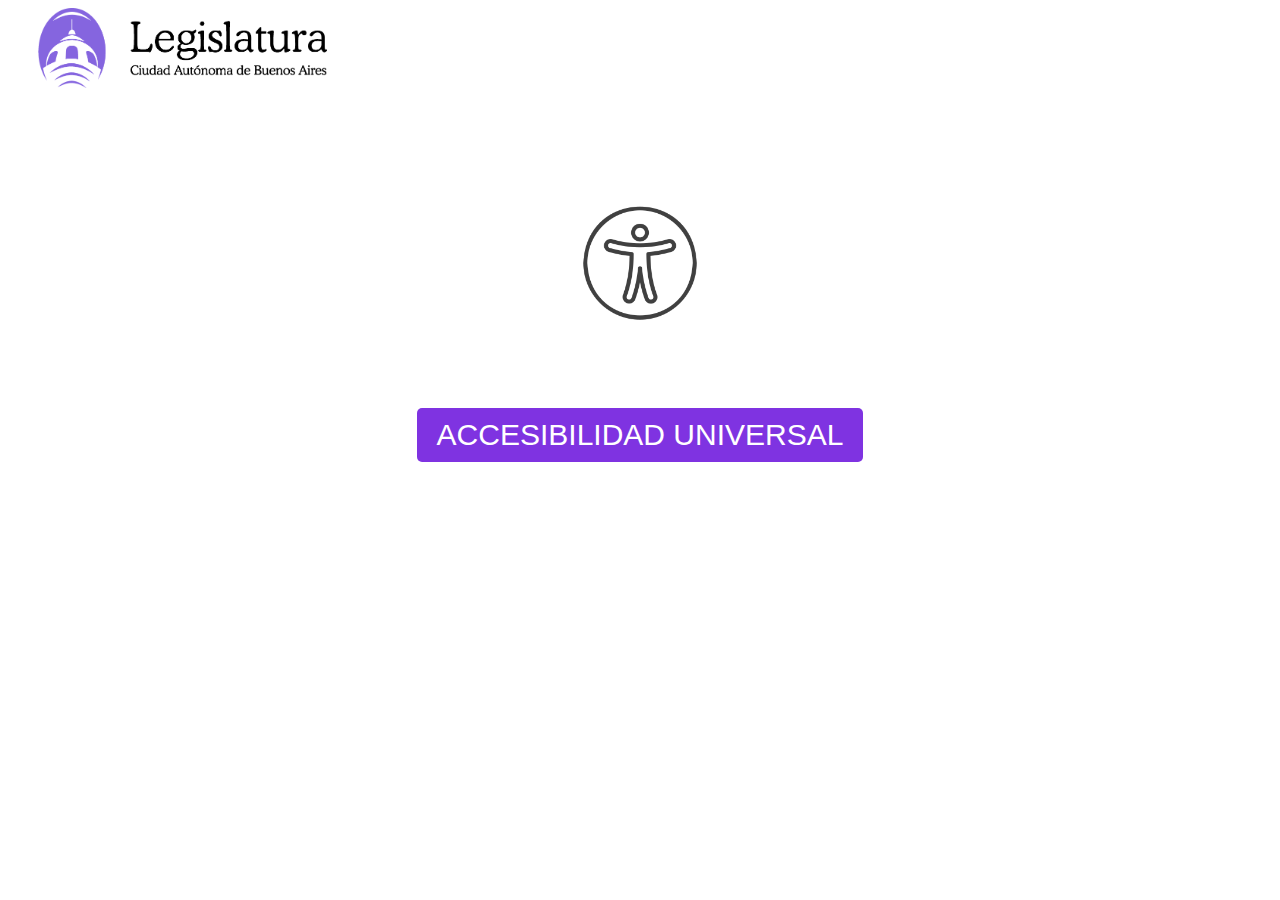
<file: index.html>
<!DOCTYPE html>
<html lang="en">
<head>
    <meta charset="UTF-8">
    <meta name="viewport" content="width=device-width, initial-scale=1.0">
    <link rel="stylesheet" href="./css/styles.css">
    <title>app comunicacion</title>
    <script src="./js/app.js"></script>
</head>
<body class="body">
    <header class="header">
        <div class="containerTitulo">
            <img src="./imagenes/logo-lcaba.png" alt="" class="logoCaba">
        </div>
    </header>
    <main class="">
        <div class="container-acces">
            <img src="./imagenes/universal.png" alt="" class="accesibilidad">
        </div>
        <div class="container-btn">
            <a href="./botonera.html" class="btn">ACCESIBILIDAD UNIVERSAL</a>
        </div>
    </main>
    <footer>

    </footer>
</body>
</html>
</file>
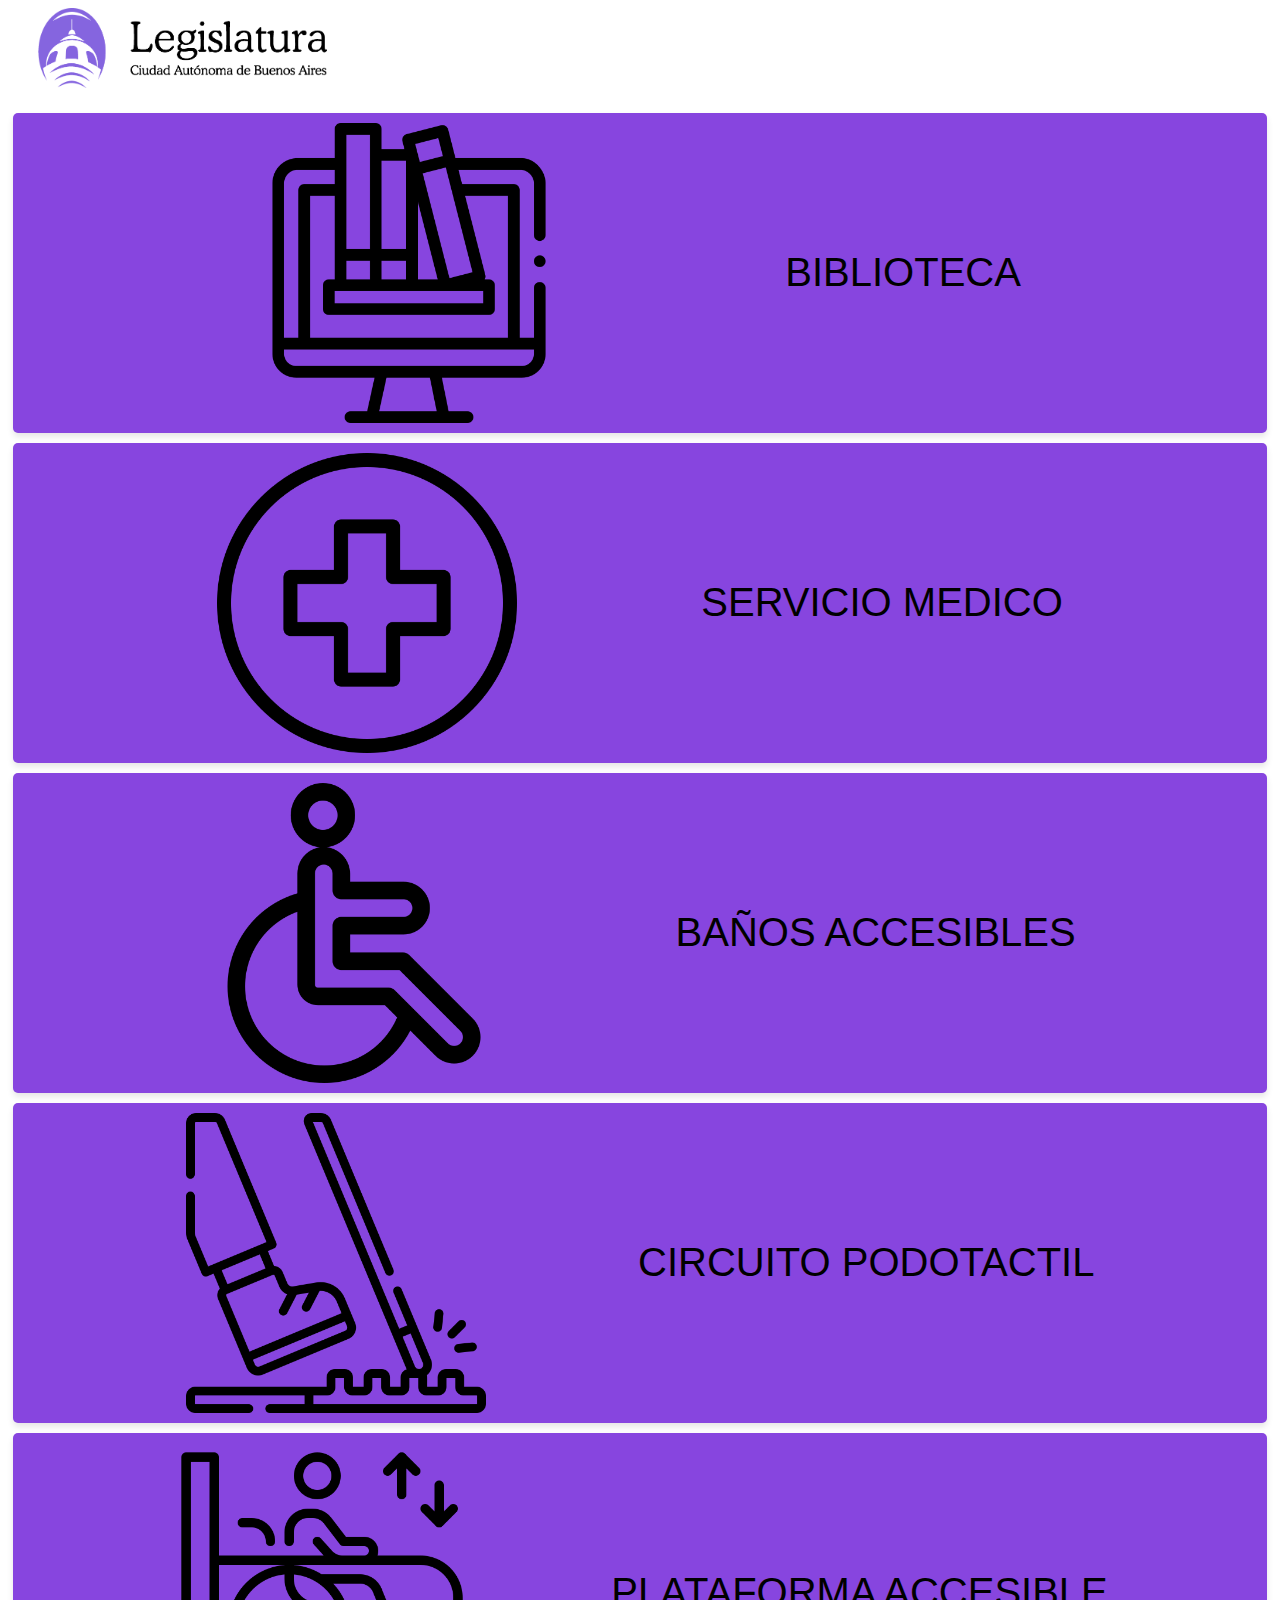
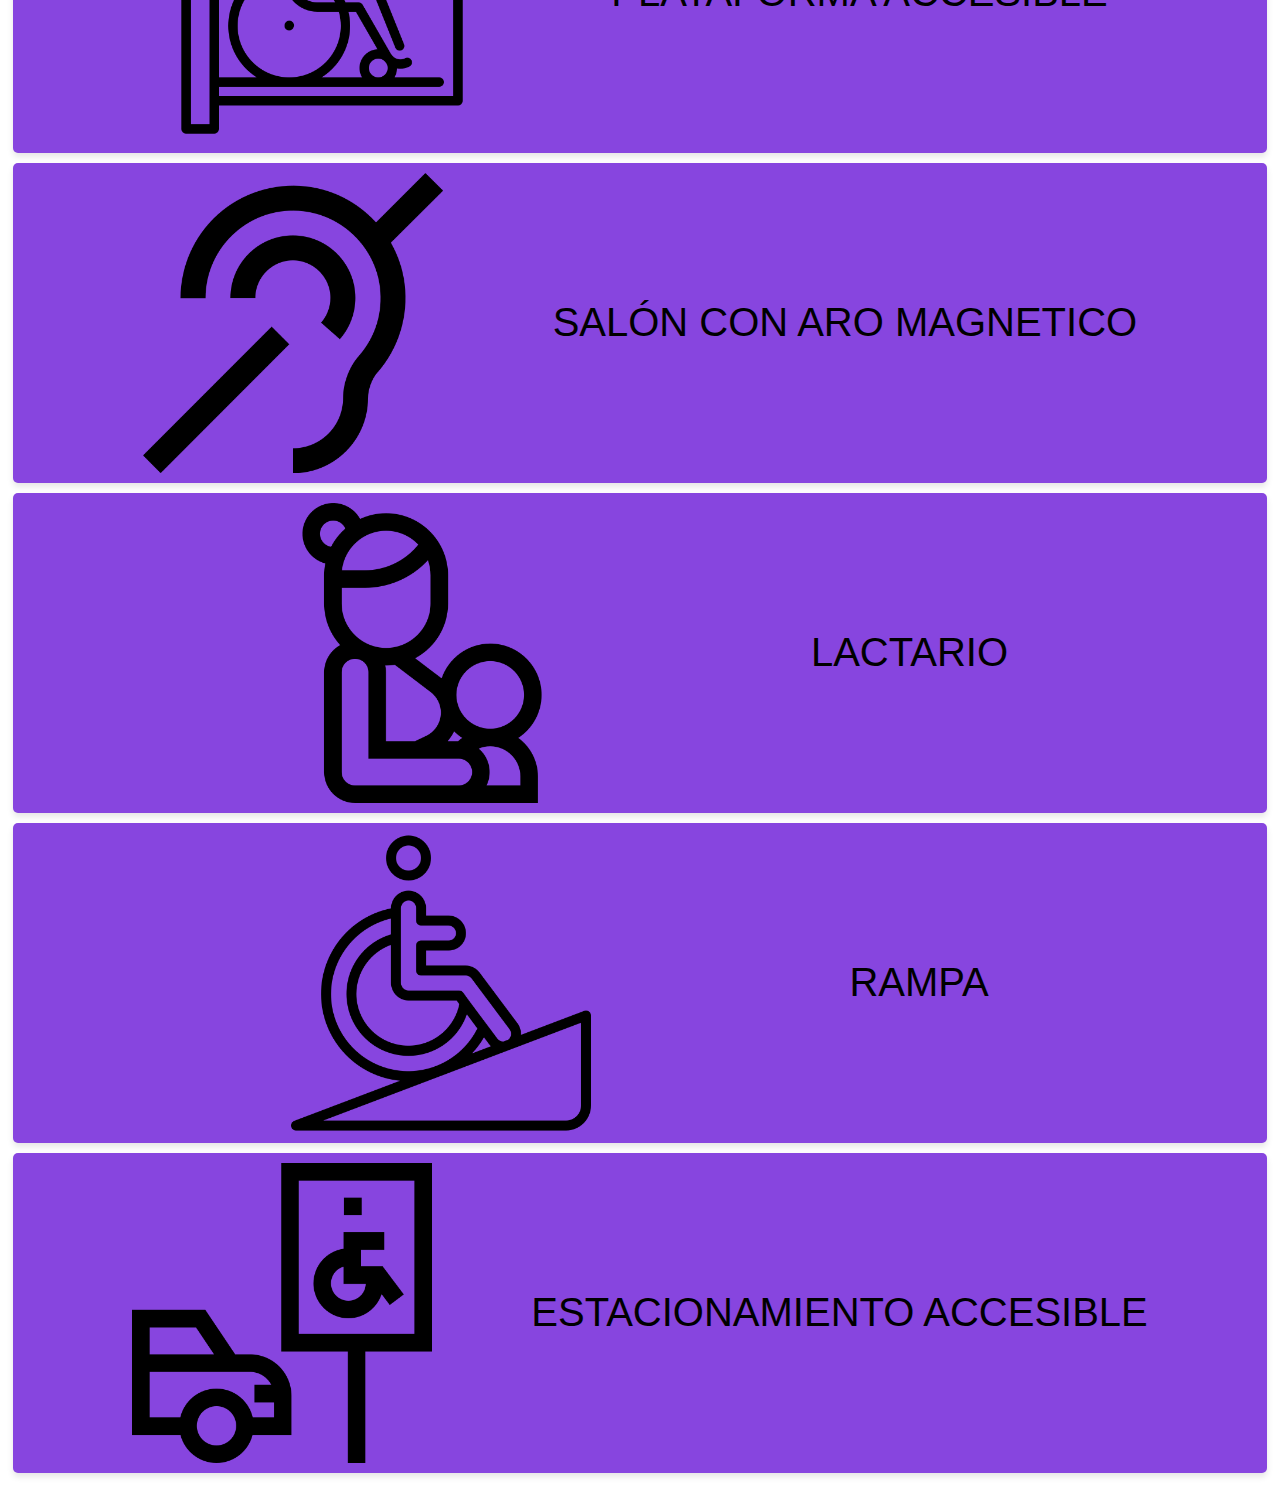
<file: botonera.html>
<!DOCTYPE html>
<html lang="en">
<head>
    <meta charset="UTF-8">
    <meta name="viewport" content="width=device-width, initial-scale=1.0">
    <title>Document</title>
    <link rel="stylesheet" href="./css/styles.css">
    <script src="./js/app.js"></script>
</head>
<body class="body">
    <header class="header">
        <div class="containerTitulo">
            <img src="./imagenes/logo-lcaba.png" alt="" class="logoCaba">
        </div>
    </header>
    <main class="main">
        <h2 class="subTitulo"></h2>
        <div class="containerBotones">
            <button class="boton" type="button" onclick="sound.play()">
                <img src="./imagenes/biblioteca-en-linea.png" alt="" class="logo-bano">
                BIBLIOTECA 
            </button>
            <button onclick="sound1.play()" class="boton" type="button">
                <img src="./imagenes/simbolo-medico.png" alt="" class="logo-bano">
                SERVICIO MEDICO
            </button>
            <button onclick="sound2.play()" class="boton" type="button">
                <img src="./imagenes/bano.png" alt="" class="logo-bano">
                BAÑOS ACCESIBLES
            </button>
            <button class="boton" type="button" onclick="sound3.play()">
                <img src="./imagenes/tactil.png" alt="" class="logo-bano">
                CIRCUITO PODOTACTIL
            </button>
            <button class="boton" type="button" onclick="sound4.play()">
                <img src="./imagenes/acceso-al-ascensor.png" alt="" class="logo-bano">
                PLATAFORMA ACCESIBLE
            </button>
            <button class="boton" type="button" onclick="sound5.play()">
                <img src="./imagenes/oido-sordo.png" alt="" class="logo-bano">
                SALÓN CON ARO MAGNETICO
            </button>
            <button class="boton" type="button" onclick="sound6.play()">
                <img src="./imagenes/amamantamiento.png" alt="" class="logo-bano">
                LACTARIO
            </button>
            <button class="boton" type="button" onclick="sound7.play()">
                <img src="./imagenes/rampa.png" alt="" class="logo-bano">
                RAMPA
            </button>
            <button class="boton" type="button" onclick="sound8.play()">
                <img src="./imagenes/senal-de-estacionamiento.png" alt="" class="logo-bano">
                ESTACIONAMIENTO ACCESIBLE
            </button>
        </div>
    </main>
    <footer>

    </footer>
</body>
</html>
</file>
<file: css/styles.css>
.boton{
    font-size: 40px;
    margin: 5px;
    padding: 10px 20px;
    background-color: rgb(135, 69, 223);
    color: black;
    border: none;
    border-radius: 5px;
    cursor: pointer;
    box-shadow: 0 4px 6px rgba(0, 0, 0, 0.1);
    display: flex;
    justify-content: space-evenly;
    align-items: center;
}
.boton:hover{
    background-color: #c076d6;
}
.containerTitulo{
    display: flex;
    justify-content: left;
}
.accesibilidad{
    height: 150px;
    margin-top: 100px;
}
.container-acces{
    display: flex;
    justify-content: center;
}
.logoCaba{
    height: 80px;
    margin-left: 30px;
}
.titulo{
    color: blueviolet;
    margin-right: 30px;
    
    
}
.header{
    background-color: white;
}

.subTitulo{
    color: white;
    font-family: 'Segoe UI', Tahoma, Geneva, Verdana, sans-serif;
}

.containerBotones{
    display: flex;
    justify-content:center;
    flex-direction:column;
}
.btn {
    padding: 10px 20px;
    background-color:rgb(127, 51, 225);
    color: white;
    text-decoration: none; 
    border-radius: 5px;
    font-family: 'Segoe UI', Tahoma, Geneva, Verdana, sans-serif;
    cursor: pointer;
    font-size: 30px;
    display: inline-block;
    margin-top: 70px;
}
.container-btn{
    display: flex;
    justify-content: center;
}
.btn:hover {
    background-color: #c576d6;
}
.logo-bano{
    height: 300px;
}
</file>
